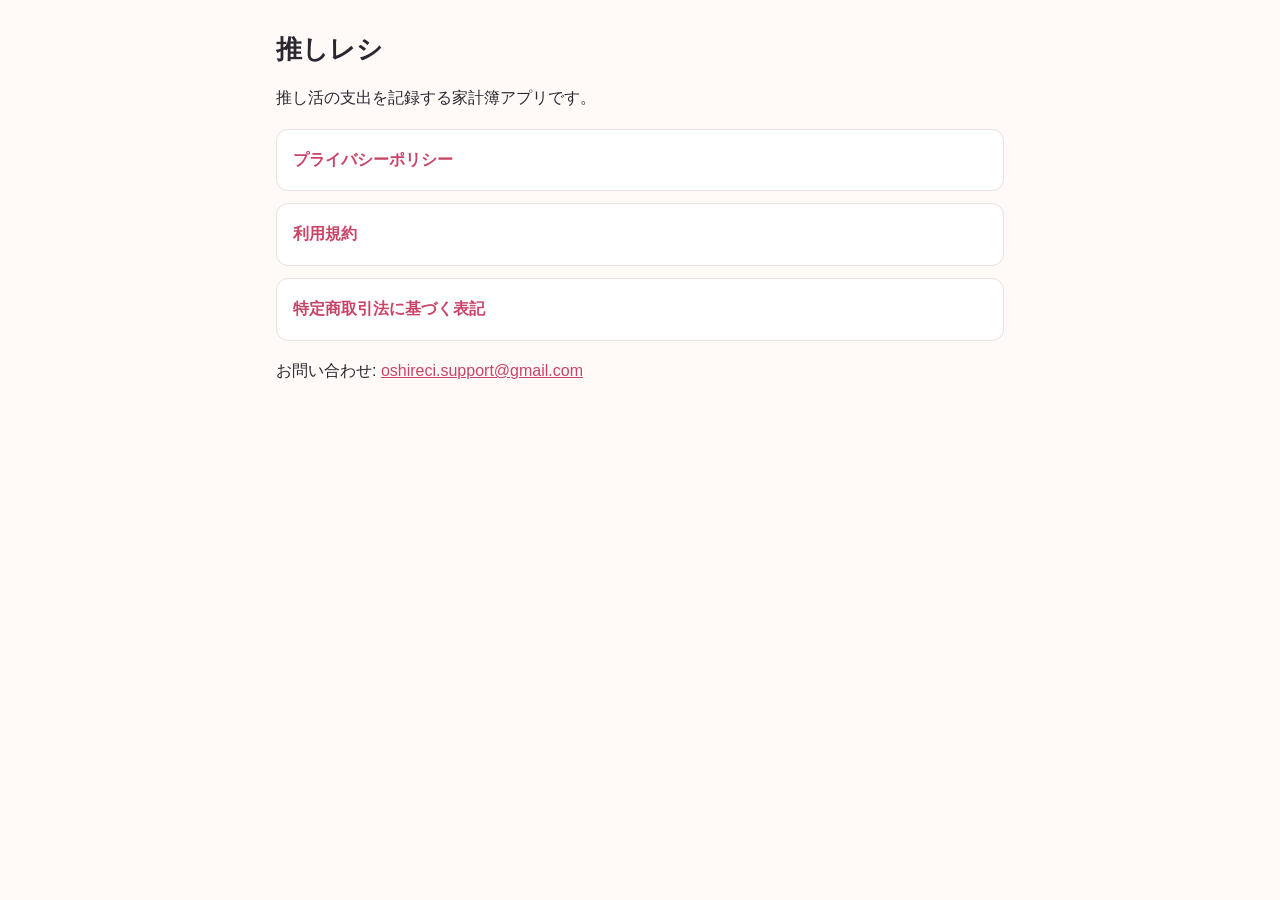
<file: index.html>
<!doctype html>
<html lang="ja">
<head>
<meta charset="utf-8">
<meta name="viewport" content="width=device-width, initial-scale=1">
<title>推しレシ</title>
<link rel="stylesheet" href="style.css">
</head>
<body>
<main>
<h1>推しレシ</h1>
<p>推し活の支出を記録する家計簿アプリです。</p>
<ul class="links">
  <li><a href="privacy.html">プライバシーポリシー</a></li>
  <li><a href="terms.html">利用規約</a></li>
  <li><a href="tokushoho.html">特定商取引法に基づく表記</a></li>
</ul>
<p>お問い合わせ: <a href="mailto:oshireci.support@gmail.com">oshireci.support@gmail.com</a></p>
</main>
</body>
</html>
</file>
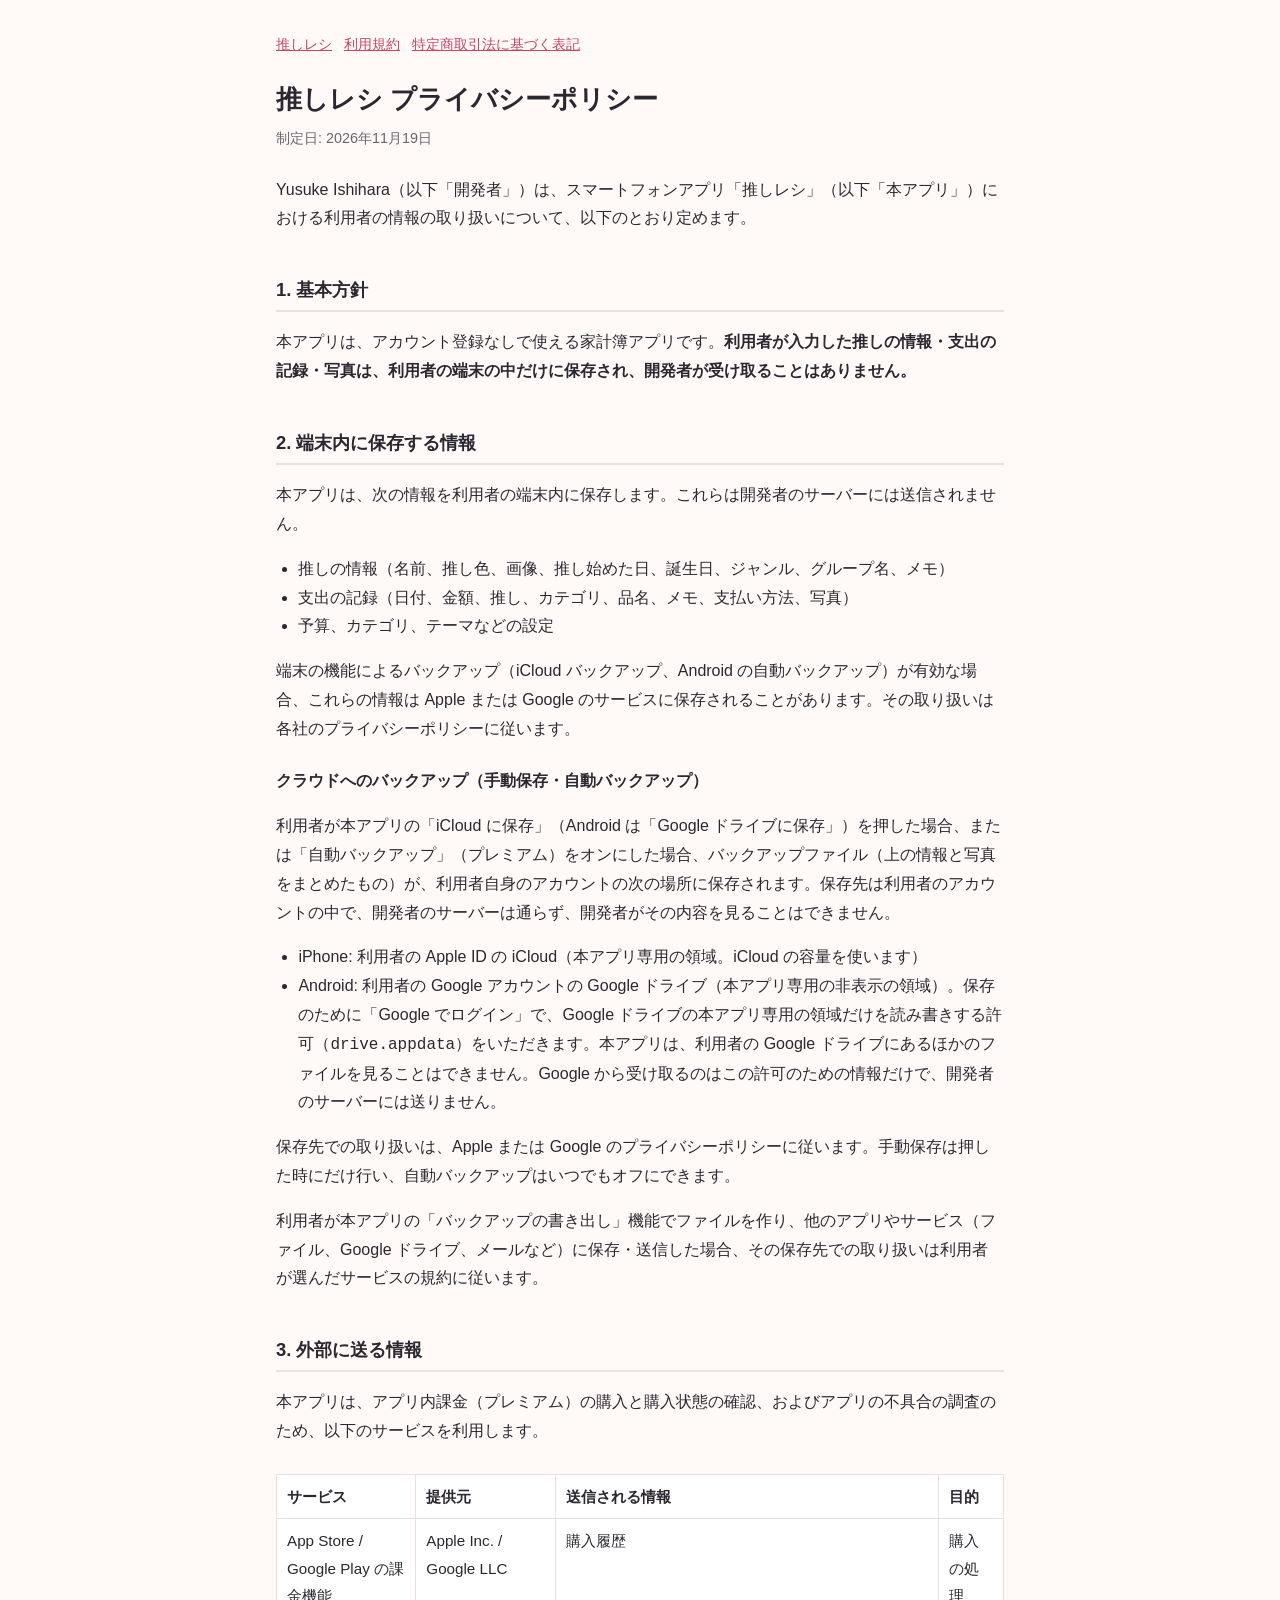
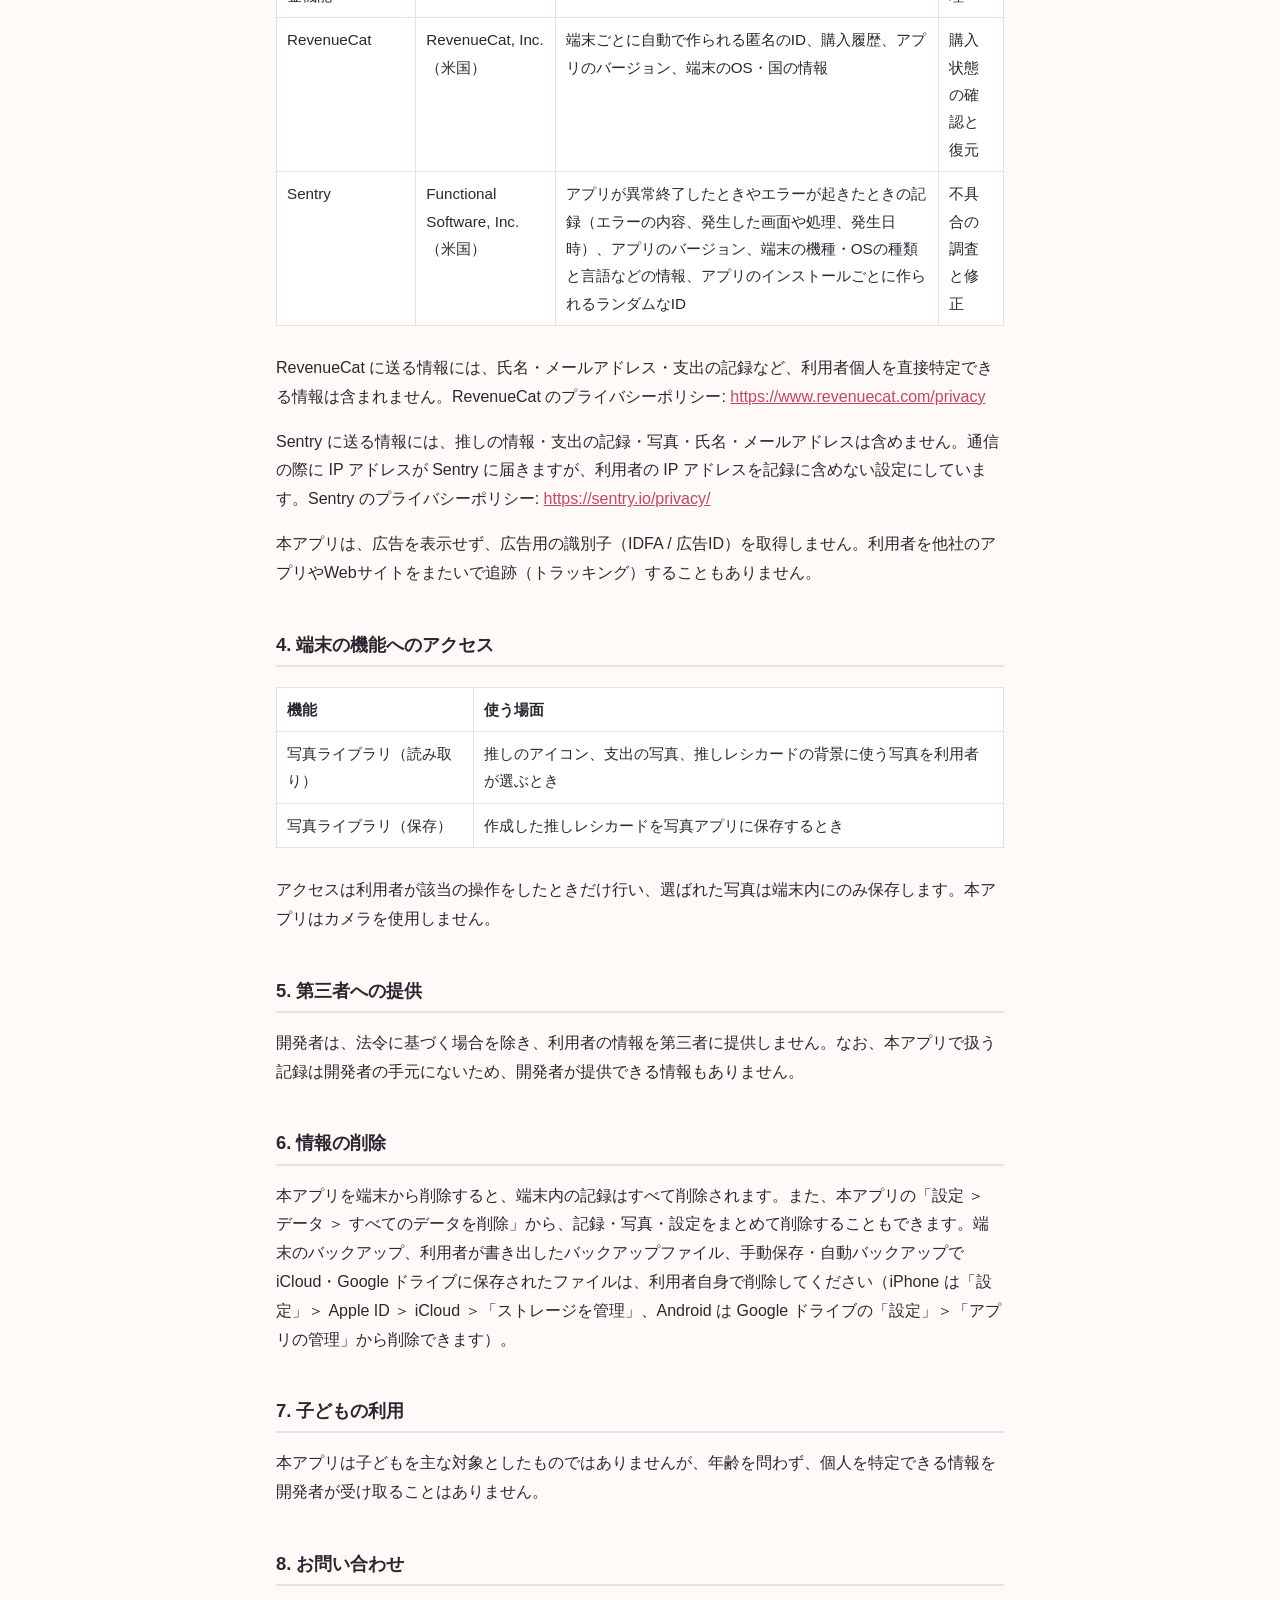
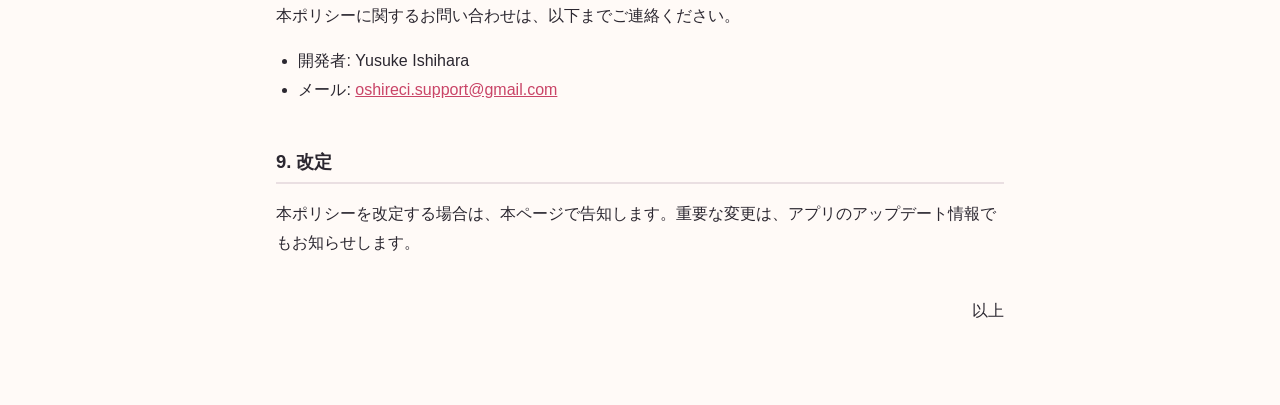
<file: privacy.html>
<!doctype html>
<html lang="ja">
<head>
<meta charset="utf-8">
<meta name="viewport" content="width=device-width, initial-scale=1">
<title>推しレシ プライバシーポリシー</title>
<link rel="stylesheet" href="style.css">
</head>
<body>
<main>
<nav><a href="./">推しレシ</a><a href="terms.html">利用規約</a><a href="tokushoho.html">特定商取引法に基づく表記</a></nav>
<h1>推しレシ プライバシーポリシー</h1>
<p class="date">制定日: 2026年11月19日</p>

<p>Yusuke Ishihara（以下「開発者」）は、スマートフォンアプリ「推しレシ」（以下「本アプリ」）における利用者の情報の取り扱いについて、以下のとおり定めます。</p>

<h2>1. 基本方針</h2>
<p>本アプリは、アカウント登録なしで使える家計簿アプリです。<strong>利用者が入力した推しの情報・支出の記録・写真は、利用者の端末の中だけに保存され、開発者が受け取ることはありません。</strong></p>

<h2>2. 端末内に保存する情報</h2>
<p>本アプリは、次の情報を利用者の端末内に保存します。これらは開発者のサーバーには送信されません。</p>
<ul>
  <li>推しの情報（名前、推し色、画像、推し始めた日、誕生日、ジャンル、グループ名、メモ）</li>
  <li>支出の記録（日付、金額、推し、カテゴリ、品名、メモ、支払い方法、写真）</li>
  <li>予算、カテゴリ、テーマなどの設定</li>
</ul>
<p>端末の機能によるバックアップ（iCloud バックアップ、Android の自動バックアップ）が有効な場合、これらの情報は Apple または Google のサービスに保存されることがあります。その取り扱いは各社のプライバシーポリシーに従います。</p>

<h3>クラウドへのバックアップ（手動保存・自動バックアップ）</h3>
<p>利用者が本アプリの「iCloud に保存」（Android は「Google ドライブに保存」）を押した場合、または「自動バックアップ」（プレミアム）をオンにした場合、バックアップファイル（上の情報と写真をまとめたもの）が、利用者自身のアカウントの次の場所に保存されます。保存先は利用者のアカウントの中で、開発者のサーバーは通らず、開発者がその内容を見ることはできません。</p>
<ul>
  <li>iPhone: 利用者の Apple ID の iCloud（本アプリ専用の領域。iCloud の容量を使います）</li>
  <li>Android: 利用者の Google アカウントの Google ドライブ（本アプリ専用の非表示の領域）。保存のために「Google でログイン」で、Google ドライブの本アプリ専用の領域だけを読み書きする許可（<code>drive.appdata</code>）をいただきます。本アプリは、利用者の Google ドライブにあるほかのファイルを見ることはできません。Google から受け取るのはこの許可のための情報だけで、開発者のサーバーには送りません。</li>
</ul>
<p>保存先での取り扱いは、Apple または Google のプライバシーポリシーに従います。手動保存は押した時にだけ行い、自動バックアップはいつでもオフにできます。</p>
<p>利用者が本アプリの「バックアップの書き出し」機能でファイルを作り、他のアプリやサービス（ファイル、Google ドライブ、メールなど）に保存・送信した場合、その保存先での取り扱いは利用者が選んだサービスの規約に従います。</p>

<h2>3. 外部に送る情報</h2>
<p>本アプリは、アプリ内課金（プレミアム）の購入と購入状態の確認、およびアプリの不具合の調査のため、以下のサービスを利用します。</p>
<div class="scroll">
<table>
  <tr><th>サービス</th><th>提供元</th><th>送信される情報</th><th>目的</th></tr>
  <tr><td>App Store / Google Play の課金機能</td><td>Apple Inc. / Google LLC</td><td>購入履歴</td><td>購入の処理</td></tr>
  <tr><td>RevenueCat</td><td>RevenueCat, Inc.（米国）</td><td>端末ごとに自動で作られる匿名のID、購入履歴、アプリのバージョン、端末のOS・国の情報</td><td>購入状態の確認と復元</td></tr>
  <tr><td>Sentry</td><td>Functional Software, Inc.（米国）</td><td>アプリが異常終了したときやエラーが起きたときの記録（エラーの内容、発生した画面や処理、発生日時）、アプリのバージョン、端末の機種・OSの種類と言語などの情報、アプリのインストールごとに作られるランダムなID</td><td>不具合の調査と修正</td></tr>
</table>
</div>
<p>RevenueCat に送る情報には、氏名・メールアドレス・支出の記録など、利用者個人を直接特定できる情報は含まれません。RevenueCat のプライバシーポリシー: <a href="https://www.revenuecat.com/privacy">https://www.revenuecat.com/privacy</a></p>
<p>Sentry に送る情報には、推しの情報・支出の記録・写真・氏名・メールアドレスは含めません。通信の際に IP アドレスが Sentry に届きますが、利用者の IP アドレスを記録に含めない設定にしています。Sentry のプライバシーポリシー: <a href="https://sentry.io/privacy/">https://sentry.io/privacy/</a></p>
<p>本アプリは、広告を表示せず、広告用の識別子（IDFA / 広告ID）を取得しません。利用者を他社のアプリやWebサイトをまたいで追跡（トラッキング）することもありません。</p>

<h2>4. 端末の機能へのアクセス</h2>
<div class="scroll">
<table>
  <tr><th>機能</th><th>使う場面</th></tr>
  <tr><td>写真ライブラリ（読み取り）</td><td>推しのアイコン、支出の写真、推しレシカードの背景に使う写真を利用者が選ぶとき</td></tr>
  <tr><td>写真ライブラリ（保存）</td><td>作成した推しレシカードを写真アプリに保存するとき</td></tr>
</table>
</div>
<p>アクセスは利用者が該当の操作をしたときだけ行い、選ばれた写真は端末内にのみ保存します。本アプリはカメラを使用しません。</p>

<h2>5. 第三者への提供</h2>
<p>開発者は、法令に基づく場合を除き、利用者の情報を第三者に提供しません。なお、本アプリで扱う記録は開発者の手元にないため、開発者が提供できる情報もありません。</p>

<h2>6. 情報の削除</h2>
<p>本アプリを端末から削除すると、端末内の記録はすべて削除されます。また、本アプリの「設定 ＞ データ ＞ すべてのデータを削除」から、記録・写真・設定をまとめて削除することもできます。端末のバックアップ、利用者が書き出したバックアップファイル、手動保存・自動バックアップで iCloud・Google ドライブに保存されたファイルは、利用者自身で削除してください（iPhone は「設定」＞ Apple ID ＞ iCloud ＞「ストレージを管理」、Android は Google ドライブの「設定」＞「アプリの管理」から削除できます）。</p>

<h2>7. 子どもの利用</h2>
<p>本アプリは子どもを主な対象としたものではありませんが、年齢を問わず、個人を特定できる情報を開発者が受け取ることはありません。</p>

<h2>8. お問い合わせ</h2>
<p>本ポリシーに関するお問い合わせは、以下までご連絡ください。</p>
<ul>
  <li>開発者: Yusuke Ishihara</li>
  <li>メール: <a href="mailto:oshireci.support@gmail.com">oshireci.support@gmail.com</a></li>
</ul>

<h2>9. 改定</h2>
<p>本ポリシーを改定する場合は、本ページで告知します。重要な変更は、アプリのアップデート情報でもお知らせします。</p>

<p class="end">以上</p>
</main>
</body>
</html>
</file>
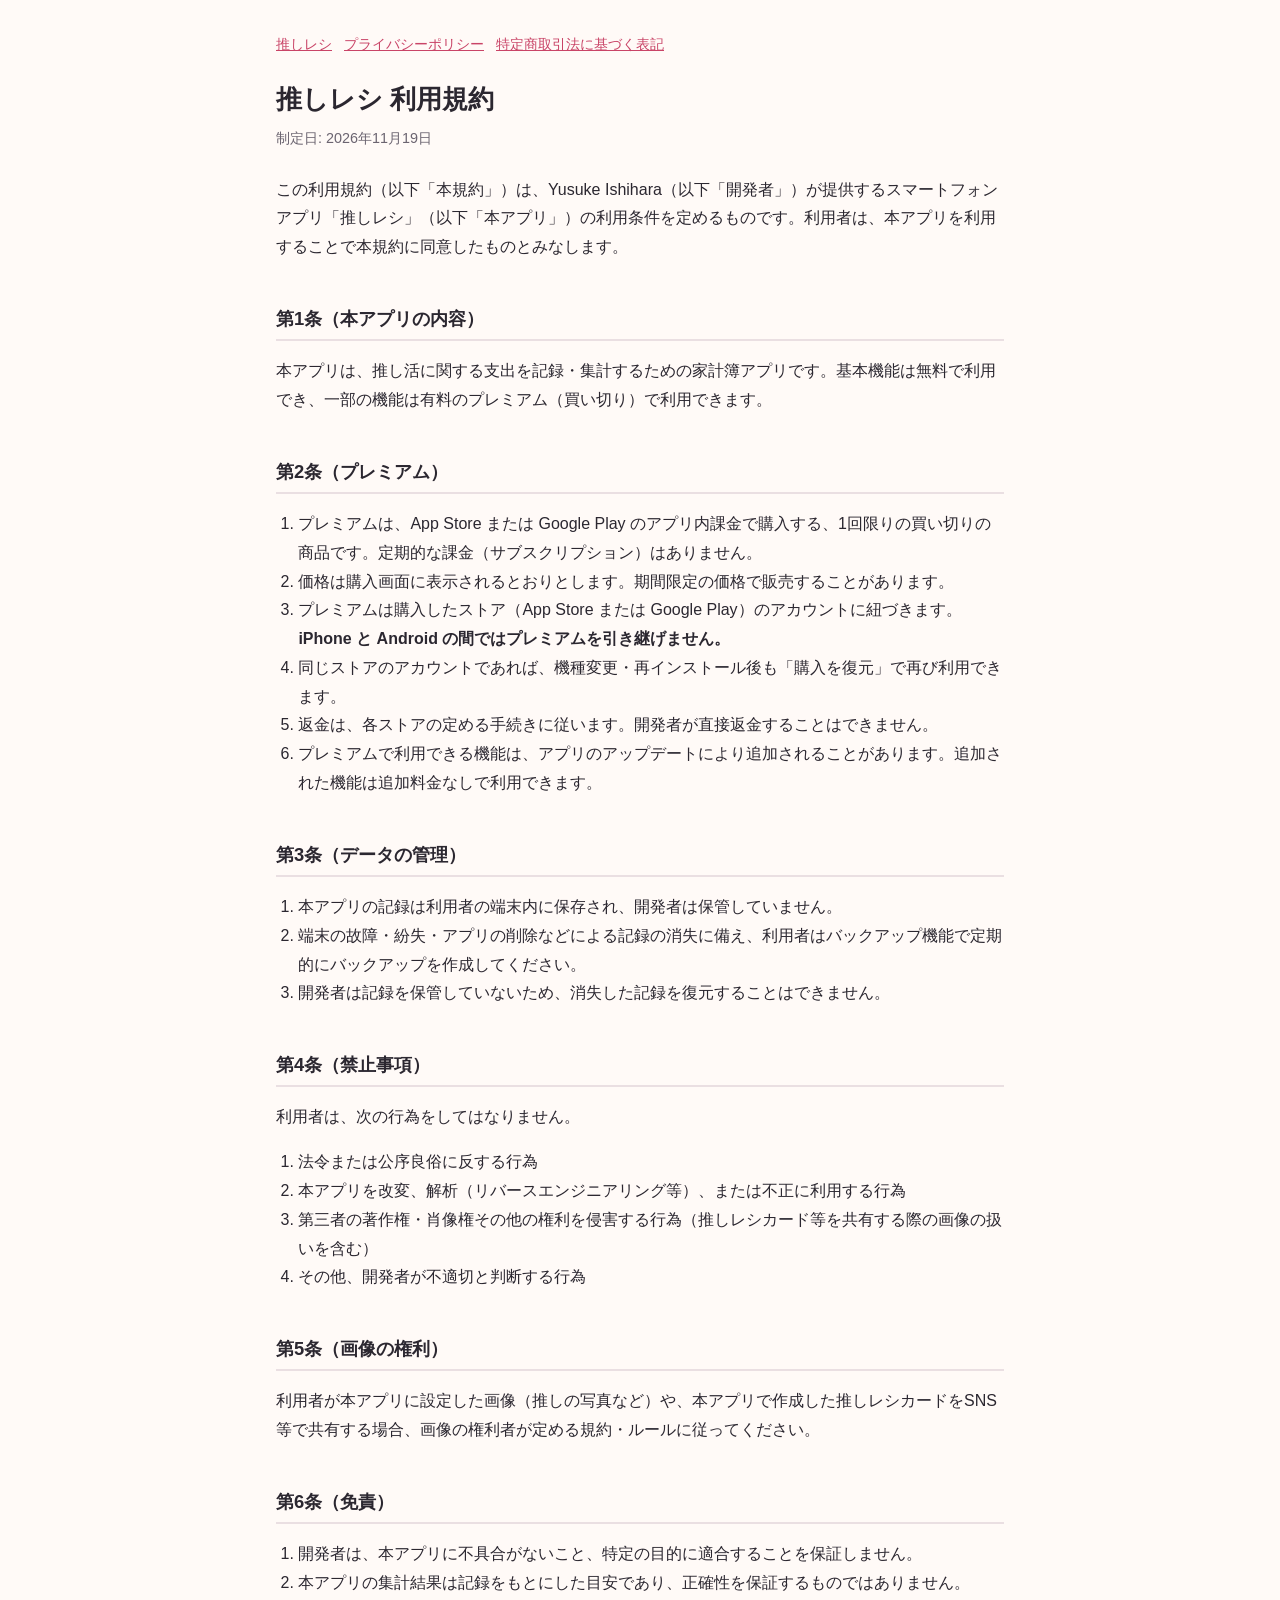
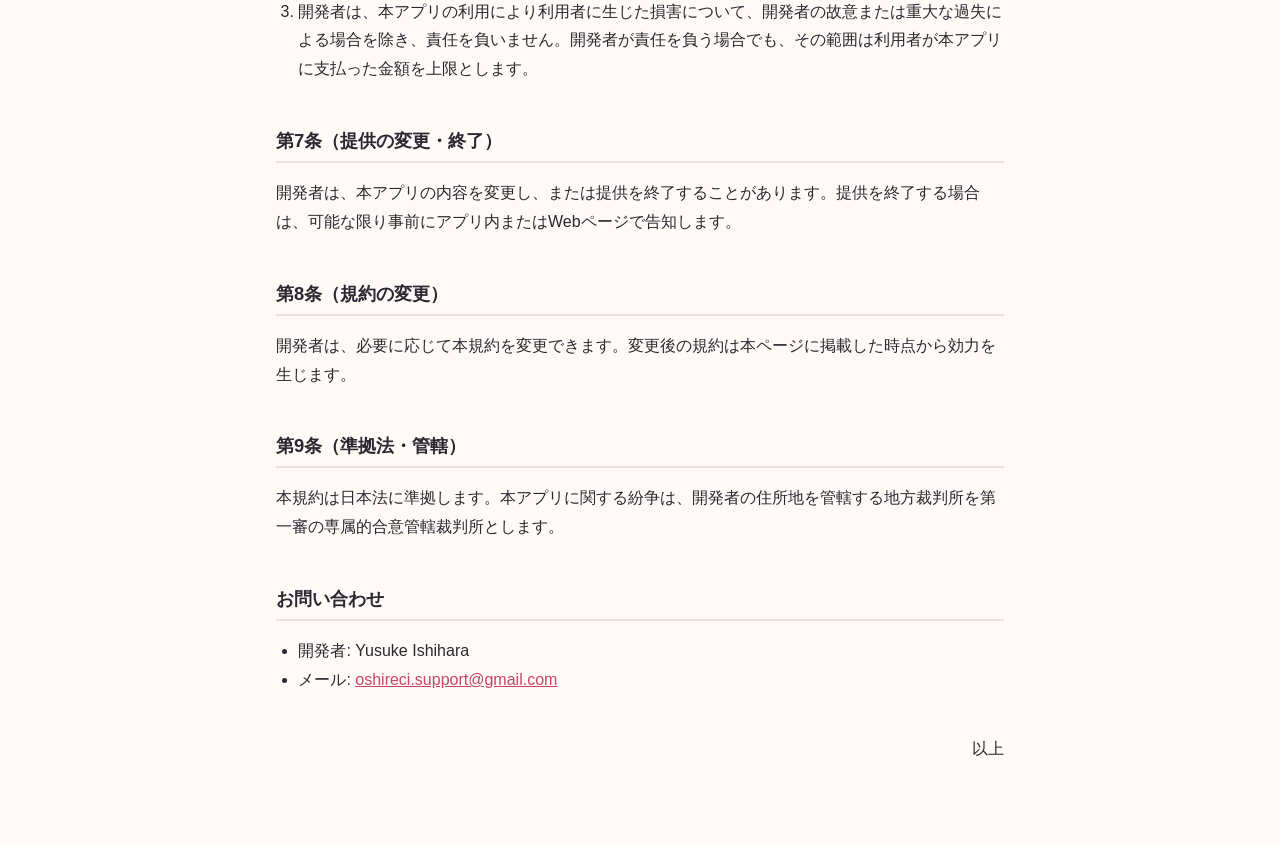
<file: terms.html>
<!doctype html>
<html lang="ja">
<head>
<meta charset="utf-8">
<meta name="viewport" content="width=device-width, initial-scale=1">
<title>推しレシ 利用規約</title>
<link rel="stylesheet" href="style.css">
</head>
<body>
<main>
<nav><a href="./">推しレシ</a><a href="privacy.html">プライバシーポリシー</a><a href="tokushoho.html">特定商取引法に基づく表記</a></nav>
<h1>推しレシ 利用規約</h1>
<p class="date">制定日: 2026年11月19日</p>

<p>この利用規約（以下「本規約」）は、Yusuke Ishihara（以下「開発者」）が提供するスマートフォンアプリ「推しレシ」（以下「本アプリ」）の利用条件を定めるものです。利用者は、本アプリを利用することで本規約に同意したものとみなします。</p>

<h2>第1条（本アプリの内容）</h2>
<p>本アプリは、推し活に関する支出を記録・集計するための家計簿アプリです。基本機能は無料で利用でき、一部の機能は有料のプレミアム（買い切り）で利用できます。</p>

<h2>第2条（プレミアム）</h2>
<ol>
  <li>プレミアムは、App Store または Google Play のアプリ内課金で購入する、1回限りの買い切りの商品です。定期的な課金（サブスクリプション）はありません。</li>
  <li>価格は購入画面に表示されるとおりとします。期間限定の価格で販売することがあります。</li>
  <li>プレミアムは購入したストア（App Store または Google Play）のアカウントに紐づきます。<strong>iPhone と Android の間ではプレミアムを引き継げません。</strong></li>
  <li>同じストアのアカウントであれば、機種変更・再インストール後も「購入を復元」で再び利用できます。</li>
  <li>返金は、各ストアの定める手続きに従います。開発者が直接返金することはできません。</li>
  <li>プレミアムで利用できる機能は、アプリのアップデートにより追加されることがあります。追加された機能は追加料金なしで利用できます。</li>
</ol>

<h2>第3条（データの管理）</h2>
<ol>
  <li>本アプリの記録は利用者の端末内に保存され、開発者は保管していません。</li>
  <li>端末の故障・紛失・アプリの削除などによる記録の消失に備え、利用者はバックアップ機能で定期的にバックアップを作成してください。</li>
  <li>開発者は記録を保管していないため、消失した記録を復元することはできません。</li>
</ol>

<h2>第4条（禁止事項）</h2>
<p>利用者は、次の行為をしてはなりません。</p>
<ol>
  <li>法令または公序良俗に反する行為</li>
  <li>本アプリを改変、解析（リバースエンジニアリング等）、または不正に利用する行為</li>
  <li>第三者の著作権・肖像権その他の権利を侵害する行為（推しレシカード等を共有する際の画像の扱いを含む）</li>
  <li>その他、開発者が不適切と判断する行為</li>
</ol>

<h2>第5条（画像の権利）</h2>
<p>利用者が本アプリに設定した画像（推しの写真など）や、本アプリで作成した推しレシカードをSNS等で共有する場合、画像の権利者が定める規約・ルールに従ってください。</p>

<h2>第6条（免責）</h2>
<ol>
  <li>開発者は、本アプリに不具合がないこと、特定の目的に適合することを保証しません。</li>
  <li>本アプリの集計結果は記録をもとにした目安であり、正確性を保証するものではありません。</li>
  <li>開発者は、本アプリの利用により利用者に生じた損害について、開発者の故意または重大な過失による場合を除き、責任を負いません。開発者が責任を負う場合でも、その範囲は利用者が本アプリに支払った金額を上限とします。</li>
</ol>

<h2>第7条（提供の変更・終了）</h2>
<p>開発者は、本アプリの内容を変更し、または提供を終了することがあります。提供を終了する場合は、可能な限り事前にアプリ内またはWebページで告知します。</p>

<h2>第8条（規約の変更）</h2>
<p>開発者は、必要に応じて本規約を変更できます。変更後の規約は本ページに掲載した時点から効力を生じます。</p>

<h2>第9条（準拠法・管轄）</h2>
<p>本規約は日本法に準拠します。本アプリに関する紛争は、開発者の住所地を管轄する地方裁判所を第一審の専属的合意管轄裁判所とします。</p>

<h2>お問い合わせ</h2>
<ul>
  <li>開発者: Yusuke Ishihara</li>
  <li>メール: <a href="mailto:oshireci.support@gmail.com">oshireci.support@gmail.com</a></li>
</ul>

<p class="end">以上</p>
</main>
</body>
</html>
</file>
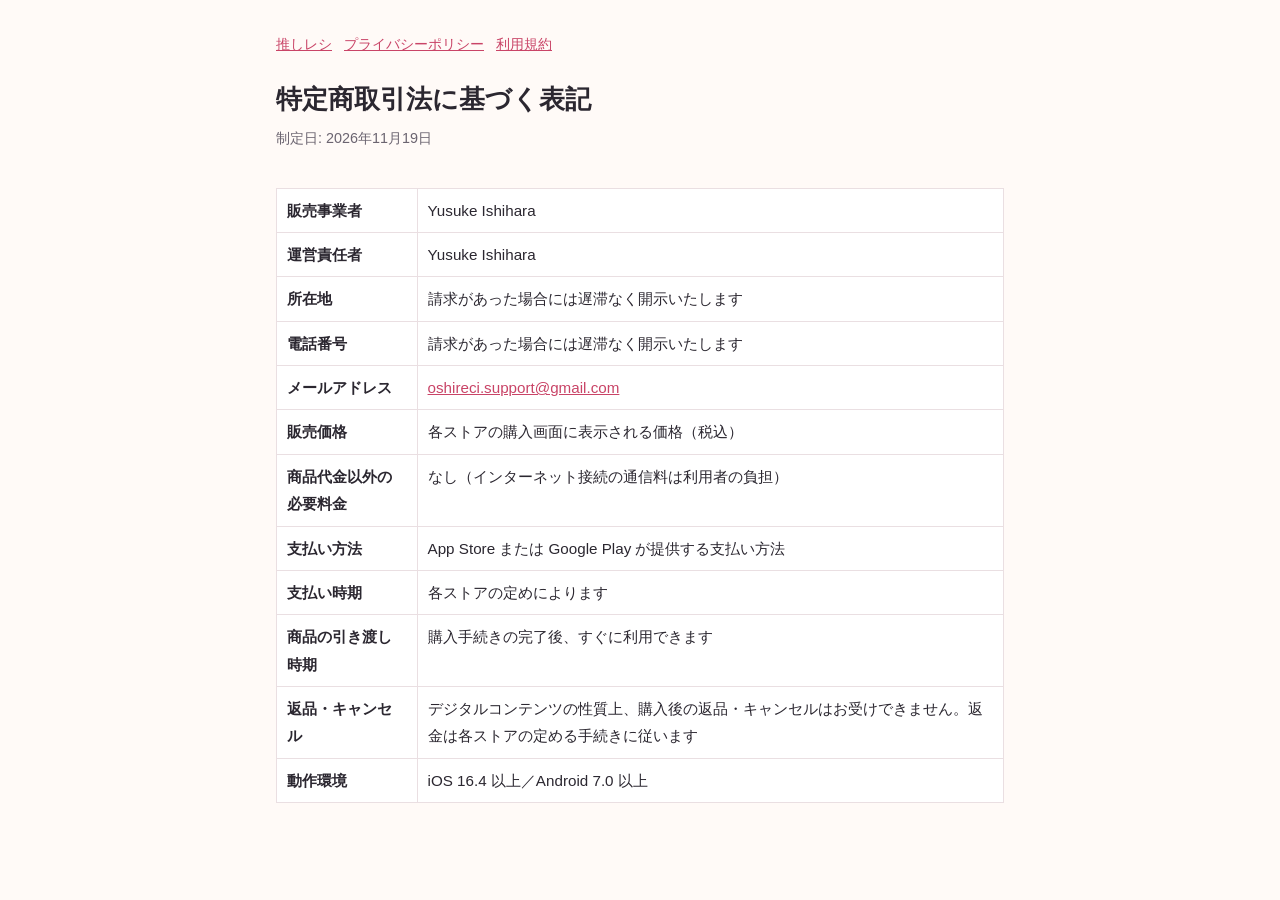
<file: tokushoho.html>
<!doctype html>
<html lang="ja">
<head>
<meta charset="utf-8">
<meta name="viewport" content="width=device-width, initial-scale=1">
<title>推しレシ 特定商取引法に基づく表記</title>
<link rel="stylesheet" href="style.css">
</head>
<body>
<main>
<nav><a href="./">推しレシ</a><a href="privacy.html">プライバシーポリシー</a><a href="terms.html">利用規約</a></nav>
<h1>特定商取引法に基づく表記</h1>
<p class="date">制定日: 2026年11月19日</p>

<div class="scroll">
<table>
  <tr><th>販売事業者</th><td>Yusuke Ishihara</td></tr>
  <tr><th>運営責任者</th><td>Yusuke Ishihara</td></tr>
  <tr><th>所在地</th><td>請求があった場合には遅滞なく開示いたします</td></tr>
  <tr><th>電話番号</th><td>請求があった場合には遅滞なく開示いたします</td></tr>
  <tr><th>メールアドレス</th><td><a href="mailto:oshireci.support@gmail.com">oshireci.support@gmail.com</a></td></tr>
  <tr><th>販売価格</th><td>各ストアの購入画面に表示される価格（税込）</td></tr>
  <tr><th>商品代金以外の必要料金</th><td>なし（インターネット接続の通信料は利用者の負担）</td></tr>
  <tr><th>支払い方法</th><td>App Store または Google Play が提供する支払い方法</td></tr>
  <tr><th>支払い時期</th><td>各ストアの定めによります</td></tr>
  <tr><th>商品の引き渡し時期</th><td>購入手続きの完了後、すぐに利用できます</td></tr>
  <tr><th>返品・キャンセル</th><td>デジタルコンテンツの性質上、購入後の返品・キャンセルはお受けできません。返金は各ストアの定める手続きに従います</td></tr>
  <tr><th>動作環境</th><td>iOS 16.4 以上／Android 7.0 以上</td></tr>
</table>
</div>
</main>
</body>
</html>
</file>
<file: style.css>
:root {
  --bg: #fffaf7;
  --text: #2b2730;
  --muted: #6b6470;
  --accent: #c94467;
  --line: #eadfe2;
  --card: #ffffff;
}
@media (prefers-color-scheme: dark) {
  :root {
    --bg: #1c1a1f;
    --text: #ece8ee;
    --muted: #a59fa9;
    --accent: #f08aa2;
    --line: #3a353e;
    --card: #252228;
  }
}
* { box-sizing: border-box; }
body {
  margin: 0;
  background: var(--bg);
  color: var(--text);
  font-family: -apple-system, BlinkMacSystemFont, "Hiragino Sans", "Noto Sans JP", "Yu Gothic UI", sans-serif;
  line-height: 1.8;
  font-size: 16px;
}
main { max-width: 760px; margin: 0 auto; padding: 32px 16px 64px; }
h1 { font-size: 1.6rem; line-height: 1.4; margin: 0 0 8px; }
h2 { font-size: 1.15rem; margin: 40px 0 8px; padding-bottom: 4px; border-bottom: 2px solid var(--line); }
h3 { font-size: 1rem; margin: 24px 0 4px; }
.date { color: var(--muted); font-size: 0.9rem; margin: 0 0 24px; }
a { color: var(--accent); overflow-wrap: anywhere; }
.scroll { overflow-x: auto; }
table { width: 100%; border-collapse: collapse; margin: 12px 0; font-size: 0.95rem; background: var(--card); }
th, td { border: 1px solid var(--line); padding: 8px 10px; text-align: left; vertical-align: top; }
ol, ul { padding-left: 1.4em; }
nav { margin-bottom: 24px; font-size: 0.9rem; }
nav a { margin-right: 12px; }
.end { margin-top: 40px; text-align: right; }
.links { list-style: none; padding: 0; }
.links li { margin: 12px 0; }
.links a { display: block; padding: 16px; background: var(--card); border: 1px solid var(--line); border-radius: 12px; text-decoration: none; font-weight: bold; }
</file>
